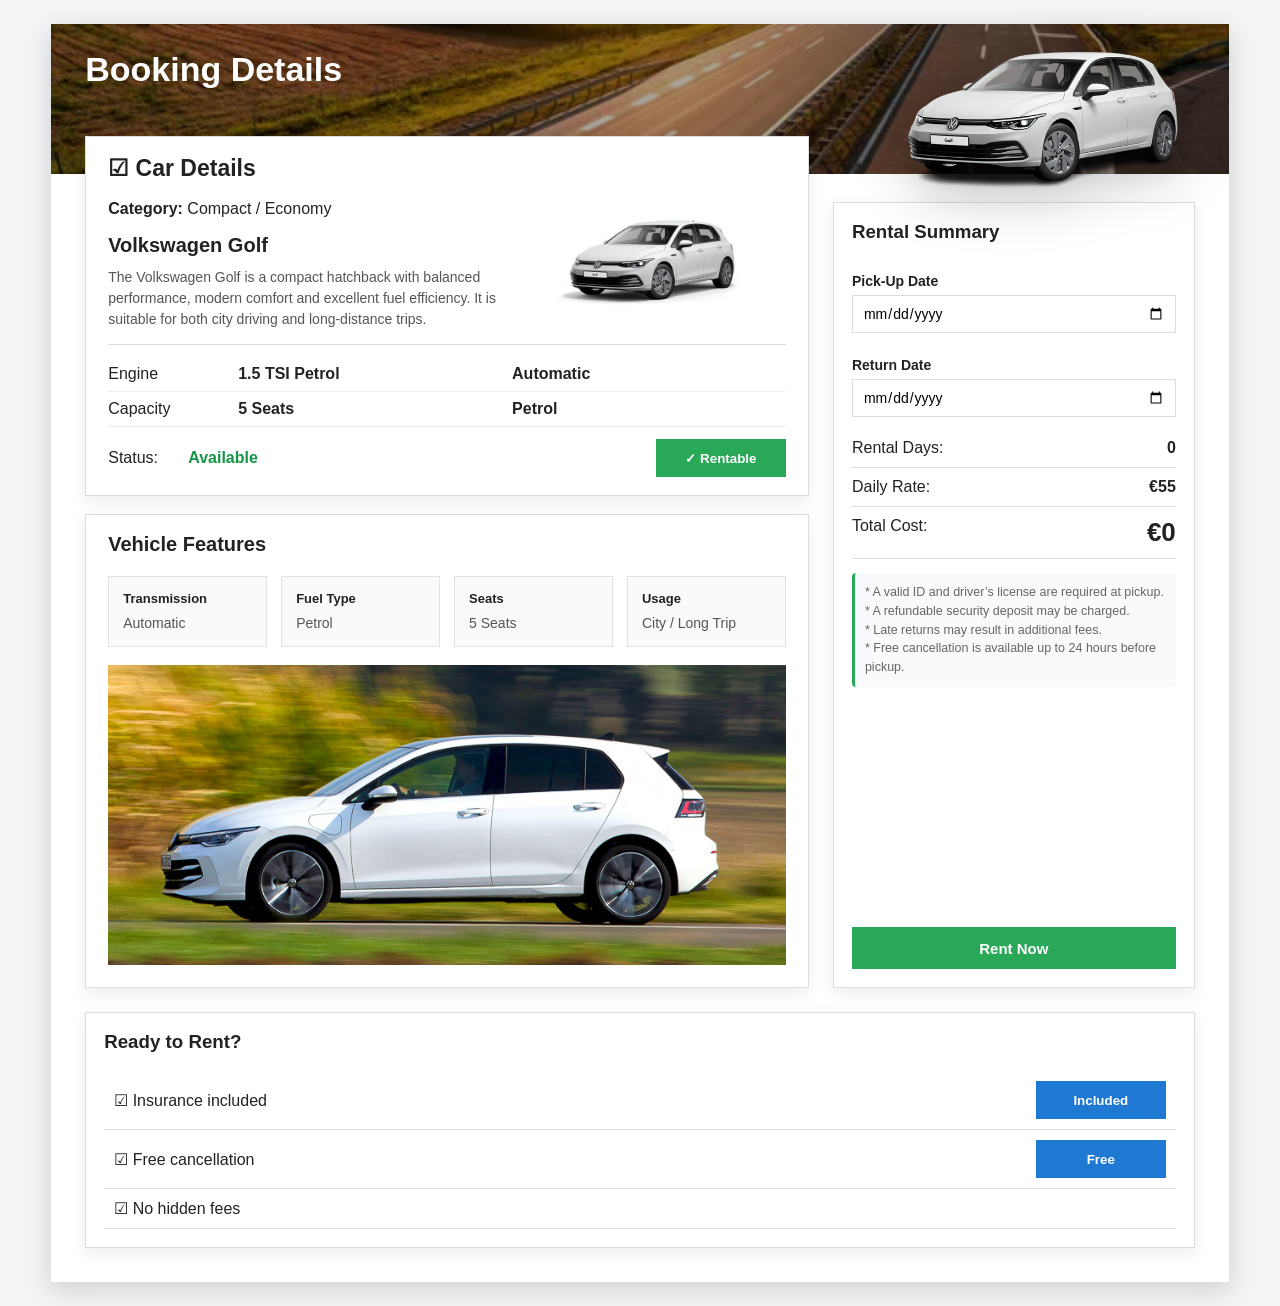
<file: src/main/webapp/booking.html>
<!DOCTYPE html>
<html lang="tr">
<head>
    <meta charset="UTF-8">
    <title>Booking Details</title>
    <link rel="stylesheet" href="booking.css">
</head>
<body>

<section class="booking-page">

    <div class="booking-hero">
        <h1>Booking Details</h1>
        <img id="heroCar" src="">
    </div>

    <div class="booking-layout">

    <div class="left-area">

        <div class="booking-card">
            <h2>☑ Car Details</h2>

            <div class="customer-line">
                <div>
                    <p><strong>Category:</strong> Compact / Economy</p>
                    <h3 id="carName">Volkswagen Golf</h3>
                    <p id="carDesc" class="car-desc">
                        Practical, comfortable and fuel-efficient hatchback for city and long-distance driving.
                    </p>
                </div>

                <img id="smallCar" src="">
            </div>

            <div class="date-row">
                <span>Engine</span>
                <strong id="engineInfo">1.5 TSI Petrol</strong>
                <strong id="gearInfo">Automatic</strong>
            </div>

            <div class="date-row">
                <span>Capacity</span>
                <strong id="seatInfo">5 Seats</strong>
                <strong id="fuelInfo">Petrol</strong>
            </div>

            <div class="status-row">
                <span>Status:</span>
                <strong id="availableInfo">Available</strong>
                <button>✓ Rentable</button>
            </div>
        </div>

        <div class="current-card">
            <h2>Vehicle Features</h2>

            <div class="feature-grid">
                <div>
                    <strong>Transmission</strong>
                    <span id="featureGear">Automatic</span>
                </div>

                <div>
                    <strong>Fuel Type</strong>
                    <span id="featureFuel">Petrol</span>
                </div>

                <div>
                    <strong>Seats</strong>
                    <span id="featureSeats">5 Seats</span>
                </div>

                <div>
                    <strong>Usage</strong>
                    <span>City / Long Trip</span>
                </div>
            </div>

            <img class="road-car" src="image/golf-3.jpg">
        </div>

    </div>

    <div class="right-area">

        <div class="summary-card">
            <h3>Rental Summary</h3>

            <div class="select-area">
                <label>Pick-Up Date</label>
                <input id="pickDate" type="date">
            </div>

            <div class="select-area">
                <label>Return Date</label>
                <input id="returnDate" type="date">
            </div>

            <div class="summary-line">
                <span>Rental Days:</span>
                <strong id="rentalDays">0</strong>
            </div>

            <div class="summary-line">
                <span>Daily Rate:</span>
                <strong id="dailyRate">€55</strong>
            </div>

            <div class="summary-line total">
                <span>Total Cost:</span>
                <strong id="totalCost">€0</strong>
            </div>
            <div class="info-text">
    * A valid ID and driver’s license are required at pickup.<br>
    * A refundable security deposit may be charged.<br>
    * Late returns may result in additional fees.<br>
    * Free cancellation is available up to 24 hours before pickup.
</div>
            <button class="rent-btn" id="rentNowBtn">Rent Now</button>
        </div>

    </div>

    <div class="payment-card full-width">
        <h3>Ready to Rent?</h3>

        <div class="payment-row">
            <span>☑ Insurance included</span>
            <button>Included</button>
        </div>

        <div class="payment-row">
            <span>☑ Free cancellation</span>
            <button>Free</button>
        </div>

       <div class="payment-row">
    <span>☑ No hidden fees</span>
</div>
    </div>

</div>

</section>

<script>
    const params = new URLSearchParams(window.location.search);
    const car = params.get("car") || "Volkswagen Golf";

    document.getElementById("carName").innerText = car;

    const carData = {
    "Volkswagen Golf": {
        hero: "image/wolkswagen-golf-removebg-preview.png",
        middle: "image/wolkswagen-golf.png",
        road: "image/golf-3.jpg",
        desc: "The Volkswagen Golf is a compact hatchback with balanced performance, modern comfort and excellent fuel efficiency. It is suitable for both city driving and long-distance trips.",
        engine: "1.5 TSI Petrol",
        gear: "Automatic",
        seats: "5 Seats",
        fuel: "Petrol",
        daily: 55,
        monthly: 1450
    },

    "Mercedes EQA": {
        hero: "image/eqa-3.png",
        middle: "image/car.png",
        road: "image/eqa-2.png",
        desc: "The Mercedes EQA is a premium electric SUV with quiet driving, modern technology and high comfort. It is ideal for customers who want an eco-friendly luxury rental experience.",
        engine: "Electric Motor",
        gear: "Automatic",
        seats: "5 Seats",
        fuel: "Electric",
        daily: 95,
        monthly: 2600
    },

    "BMW 3": {
        hero: "image/bmw-3-3.png",
        middle: "image/bmw-3-series.png",
        road: "image/bmw-2.png",
        desc: "The BMW 3 Series offers a sporty sedan experience with strong performance, premium interior quality and excellent road handling.",
        engine: "2.0 Petrol",
        gear: "Automatic",
        seats: "5 Seats",
        fuel: "Petrol",
        daily: 95,
        monthly: 2550
    },

    "Audi A4": {
        hero: "image/audi-a4-3.png",
        middle: "image/audi-a4-3.png",
        road: "image/audi-2.png",
        desc: "The Audi A4 is a premium sedan with a comfortable interior, elegant design and smooth driving performance. It is suitable for business and daily use.",
        engine: "2.0 TFSI",
        gear: "Automatic",
        seats: "5 Seats",
        fuel: "Petrol",
        daily: 110,
        monthly: 2900
    },

    "Toyota Corolla": {
        hero: "image/toyota-3.png",
        middle: "image/toyota-2.png",
        road: "image/toyota-4.png",
        desc: "The Toyota Corolla is a reliable and economical sedan with low fuel consumption, comfortable seating and strong daily usability.",
        engine: "1.6 Hybrid",
        gear: "Automatic",
        seats: "5 Seats",
        fuel: "Hybrid",
        daily: 70,
        monthly: 1850
    },

    "Renault Clio": {
        hero: "image/renault-3.png",
        middle: "image/renault-3.png",
        road: "image/reno-2.png",
        desc: "The Renault Clio is a compact city car with easy parking, low fuel consumption and practical interior space. It is a good choice for short urban rentals.",
        engine: "1.0 Petrol",
        gear: "Manual",
        seats: "5 Seats",
        fuel: "Petrol",
        daily: 60,
        monthly: 1600
    }
};

    const selectedCar = carData[car] || carData["Volkswagen Golf"];

    document.getElementById("heroCar").src = selectedCar.hero;
    document.getElementById("smallCar").src = selectedCar.middle;
    document.querySelector(".road-car").src = selectedCar.road;

    document.getElementById("carDesc").innerText = selectedCar.desc;
document.getElementById("engineInfo").innerText = selectedCar.engine;
document.getElementById("gearInfo").innerText = selectedCar.gear;
document.getElementById("seatInfo").innerText = selectedCar.seats;
document.getElementById("fuelInfo").innerText = selectedCar.fuel;

document.getElementById("dailyRate").innerText = "€" + selectedCar.daily;

document.getElementById("featureGear").innerText = selectedCar.gear;
document.getElementById("featureFuel").innerText = selectedCar.fuel;
document.getElementById("featureSeats").innerText = selectedCar.seats;

const pickDate = document.getElementById("pickDate");
const returnDate = document.getElementById("returnDate");
const rentalDays = document.getElementById("rentalDays");
const totalCost = document.getElementById("totalCost");

function calculateByDate() {
    if (!pickDate.value || !returnDate.value) {
        rentalDays.innerText = "0";
        totalCost.innerText = "€0";
        return;
    }

    const start = new Date(pickDate.value);
    const end = new Date(returnDate.value);

    const diffTime = end - start;
    const days = Math.ceil(diffTime / (1000 * 60 * 60 * 24));

    if (days <= 0) {
        rentalDays.innerText = "Invalid";
        totalCost.innerText = "€0";
        return;
    }

    rentalDays.innerText = days;
    totalCost.innerText = "€" + (days * selectedCar.daily);
}

pickDate.addEventListener("change", calculateByDate);
returnDate.addEventListener("change", calculateByDate);

document.getElementById("rentNowBtn").addEventListener("click", function () {
    if (!pickDate.value || !returnDate.value) {
        alert("Please select both pick-up and return dates.");
        return;
    }

    const start = new Date(pickDate.value);
    const end = new Date(returnDate.value);

    const diffTime = end - start;
    const days = Math.ceil(diffTime / (1000 * 60 * 60 * 24));

    if (days <= 0) {
        alert("Please select a valid rental period.");
        return;
    }

    window.location.href =
        "rental.html?car=" + encodeURIComponent(car) +
        "&pick=" + encodeURIComponent(pickDate.value) +
        "&return=" + encodeURIComponent(returnDate.value) +
        "&days=" + encodeURIComponent(days);
});
    // 🔧 her araba için pozisyon
const heroStyle = {
    "Volkswagen Golf": { top: "-20px", scale: "1.05", right: "35px" },
    "Mercedes EQA":   { top: "25px",  scale: "1.1",  right: "35px" },
    "BMW 3":          { top: "10px",  scale: "1.08", right: "30px" },
    "Audi A4":        { top: "40px",   scale: "1.15", right: "35px" },
    "Toyota Corolla": { top: "0px",   scale: "1.50", right: "35px" },
    "Renault Clio":   { top: "-10px",  scale: "1.06", right: "35px" }
};

// 🎯 hero araba
const hero = document.getElementById("heroCar");

// seçilen arabaya göre ayar
const style = heroStyle[car] || { top: "0px", scale: "1", right: "35px" };

// uygula
hero.style.position = "absolute";
hero.style.top = style.top;
hero.style.right = style.right;
hero.style.transform = "scale(" + style.scale + ")";
hero.style.filter = "drop-shadow(0 12px 25px rgba(0,0,0,0.25))";
</script>
</body>
</html>
</file>
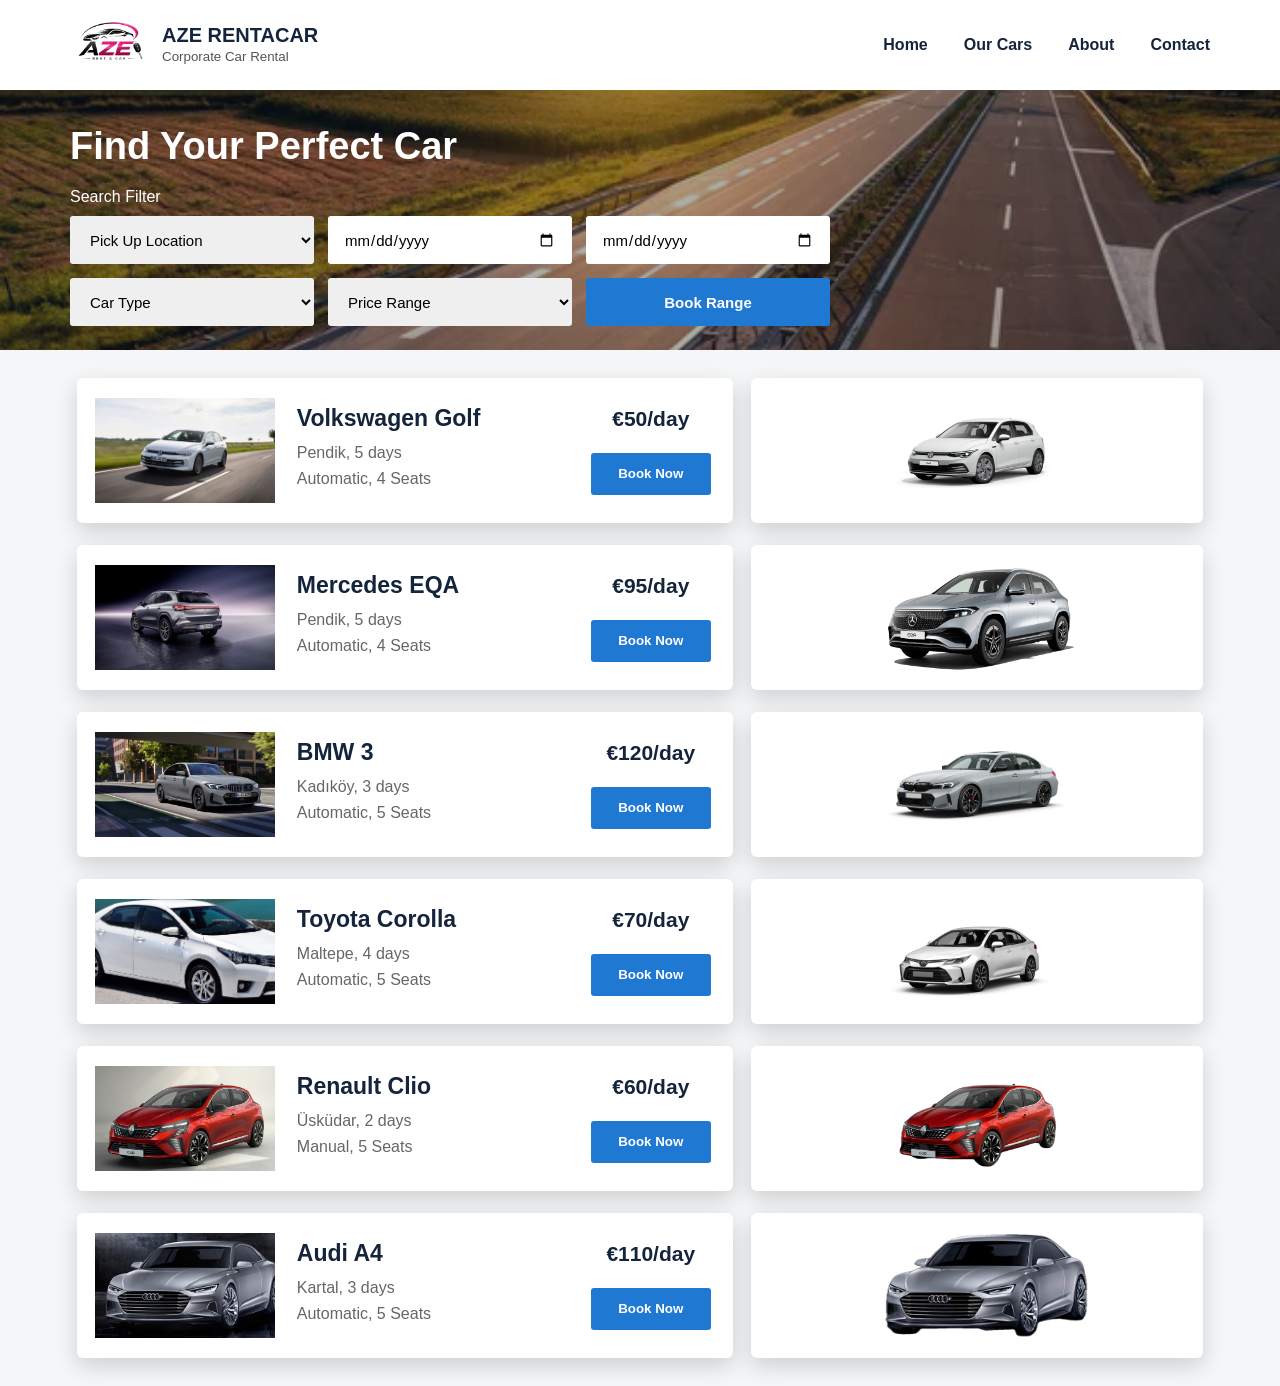
<file: src/main/webapp/cars.html>
<!DOCTYPE html>
<html lang="tr">
<head>
    <meta charset="UTF-8">
    <title>Araçlarımız - Aze Rentacar</title>
    <link rel="stylesheet" href="cars.css">
</head>
<body>

<header class="cars-header">
    <div class="logo">
        <img src="image/logo.png">
        <div>
            <strong>AZE RENTACAR</strong>
            <small>Corporate Car Rental</small>
        </div>
    </div>

    <nav>
         <a href="#loginPage">Home</a>
<a href="#popularCars">Our Cars</a>
<a href="#aboutSection">About</a>
<a href="#contactSection">Contact</a>
    </nav>
</header>

<section class="search-hero">
    <div class="overlay">
        <h1>Find Your Perfect Car</h1>
        <p>Search Filter</p>

        <div class="filter-box">
            <select>
                <option>Pick Up Location</option>
                <option>İstanbul</option>
                <option>Ankara</option>
                <option>İzmir</option>
            </select>

            <input type="date">

            <input type="date">

            <select>
                <option>Car Type</option>
                <option>Sedan</option>
                <option>SUV</option>
                <option>Hatchback</option>
            </select>

            <select>
                <option>Price Range</option>
                <option>€50 - €80</option>
                <option>€80 - €120</option>
                <option>€120+</option>
            </select>

            <button>Book Range</button>
        </div>
    </div>
</section>

<section class="car-list">

    <div class="car-row">
        <img class="small-img" src="image/golf2.jpg">

        <div class="car-info">
            <h2>Volkswagen Golf</h2>
            <p>Pendik, 5 days</p>
            <p>Automatic, 4 Seats</p>
        </div>

        <div class="price-area">
            <strong>€50/day</strong>
            <button onclick="bookCar('Volkswagen Golf')">Book Now</button>
        </div>

        <img class="big-img" src="image/wolkswagen-golf.png">
    </div>

    <div class="car-row">
        <img class="small-img" src="image/eqa-2.png">

        <div class="car-info">
            <h2>Mercedes EQA</h2>
            <p>Pendik, 5 days</p>
            <p>Automatic, 4 Seats</p>
        </div>

        <div class="price-area">
            <strong>€95/day</strong>
            <button onclick="bookCar('Mercedes EQA')">Book Now</button>
        </div>

        <img class="big-img" src="image/car.png">
    </div>

    <div class="car-row">
        <img class="small-img" src="image/bmw-2.png">

        <div class="car-info">
            <h2>BMW 3</h2>
            <p>Kadıköy, 3 days</p>
            <p>Automatic, 5 Seats</p>
        </div>

        <div class="price-area">
            <strong>€120/day</strong>
            <button onclick="bookCar('BMW 3')">Book Now</button>
        </div>

        <img class="big-img" src="image/bmw-3-series.png">
    </div>
    <div class="car-row">
    <img class="small-img" src="image/toyota-4.png">

    <div class="car-info">
        <h2>Toyota Corolla</h2>
        <p>Maltepe, 4 days</p>
        <p>Automatic, 5 Seats</p>
    </div>

    <div class="price-area">
        <strong>€70/day</strong>
        <button onclick="bookCar('Toyota Corolla')">Book Now</button>
    </div>

    <img class="big-img" src="image/toyota-2.png">
</div>

<div class="car-row">
    <img class="small-img" src="image/renault-clio.png">

    <div class="car-info">
        <h2>Renault Clio</h2>
        <p>Üsküdar, 2 days</p>
        <p>Manual, 5 Seats</p>
    </div>

    <div class="price-area">
        <strong>€60/day</strong>
        <button onclick="bookCar('Renault Clio')">Book Now</button>
    </div>

    <img class="big-img" src="image/renault-3.png">
</div>

<div class="car-row">
    <img class="small-img" src="image/audi-a4.png">

    <div class="car-info">
        <h2>Audi A4</h2>
        <p>Kartal, 3 days</p>
        <p>Automatic, 5 Seats</p>
    </div>

    <div class="price-area">
        <strong>€110/day</strong>
        <button onclick="bookCar('Audi A4')">Book Now</button>
    </div>

    <img class="big-img" src="image/audi-a4-3.png">
</div>

</section>

<script src="cars.js"></script>
</body>
</html>
</file>
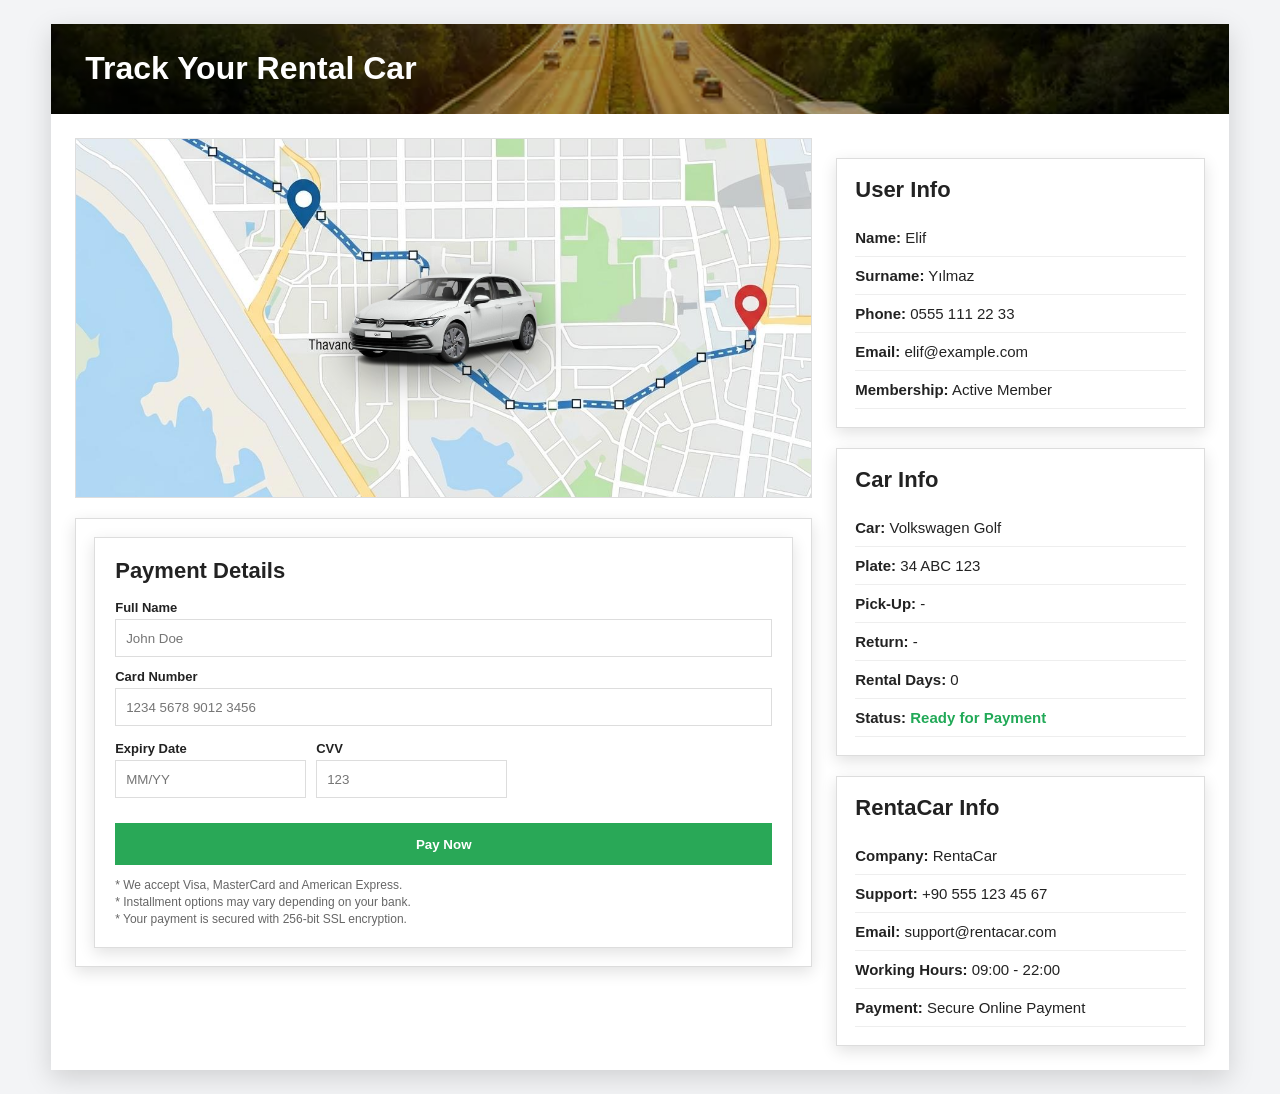
<file: src/main/webapp/rental.html>
<!DOCTYPE html>
<html lang="en">
<head>
    <meta charset="UTF-8">
    <title>Track Your Rental Car</title>
    <link rel="stylesheet" href="rental.css">
</head>
<body>

<section class="rental-page">

    <div class="rental-hero">
        <h1>Track Your Rental Car</h1>
    </div>

    <div class="rental-layout">

        <div class="left-area">

            <a class="map-box" href="https://www.google.com/maps" target="_blank">
                <img class="map-img" src="image/map.jpeg" alt="Map">
                <img id="mapCar" class="car-on-map" src="" alt="Selected Car">

            </a>

            <div class="customer-card">
                <div class="payment-card">
    <h2>Payment Details</h2>

    <div class="input-group">
        <label>Full Name</label>
        <input id="cardName" type="text" placeholder="John Doe">
    </div>

   <div class="input-group">
    <label>Card Number</label>
    <input id="cardNumber" type="text" placeholder="1234 5678 9012 3456">
    <small class="error" id="cardError"></small>
</div>

<div class="row">
    <div class="input-group">
        <label>Expiry Date</label>
        <input id="expiryDate" type="text" placeholder="MM/YY">
        <small class="error" id="dateError"></small>
    </div>

    <div class="input-group">
        <label>CVV</label>
        <input id="cvv" type="text" placeholder="123">
        <small class="error" id="cvvError"></small>
    </div>
</div>

    <button id="payBtn" class="pay-btn">Pay Now</button>

    <p class="payment-info">
        * We accept Visa, MasterCard and American Express.<br>
        * Installment options may vary depending on your bank.<br>
        * Your payment is secured with 256-bit SSL encryption.
    </p>
</div>
            </div>

        </div>

       <div class="right-area">

    <div class="info-card">
        <h2>User Info</h2>

        <p><strong>Name:</strong> <span id="userName">Elif</span></p>
        <p><strong>Surname:</strong> <span id="userSurname">Yılmaz</span></p>
        <p><strong>Phone:</strong> <span id="userPhone">0555 111 22 33</span></p>
        <p><strong>Email:</strong> elif@example.com</p>
        <p><strong>Membership:</strong> Active Member</p>
    </div>

    <div class="info-card">
        <h2>Car Info</h2>

        <p><strong>Car:</strong> <span id="carName">Volkswagen Golf</span></p>
        <p><strong>Plate:</strong> 34 ABC 123</p>
        <p><strong>Pick-Up:</strong> <span id="pickInfo">-</span></p>
        <p><strong>Return:</strong> <span id="returnInfo">-</span></p>
        <p><strong>Rental Days:</strong> <span id="daysInfo">0</span></p>
        <p><strong>Status:</strong> <span class="green">Ready for Payment</span></p>
    </div>

    <div class="info-card">
        <h2>RentaCar Info</h2>

        <p><strong>Company:</strong> RentaCar</p>
        <p><strong>Support:</strong> +90 555 123 45 67</p>
        <p><strong>Email:</strong> support@rentacar.com</p>
        <p><strong>Working Hours:</strong> 09:00 - 22:00</p>
        <p><strong>Payment:</strong> Secure Online Payment</p>
    </div>

</div>
    </div>


</section>

<script>
    const params = new URLSearchParams(window.location.search);

    const car = params.get("car") || "Volkswagen Golf";
    const pick = params.get("pick") || "-";
    const returnDate = params.get("return") || "-";
    const days = params.get("days") || "0";

    const carImages = {
        "Volkswagen Golf": "image/wolkswagen-golf-removebg-preview.png",
        "Mercedes EQA": "image/eqa-3.png",
        "BMW 3": "image/bmw-3-3.png",
        "Audi A4": "image/audi-a4-3.png",
        "Toyota Corolla": "image/toyota-3.png",
        "Renault Clio": "image/renault-3.png"
    };

    document.getElementById("carName").innerText = car;
    document.getElementById("pickInfo").innerText = pick;
    document.getElementById("returnInfo").innerText = returnDate;
    document.getElementById("daysInfo").innerText = days;
    document.getElementById("mapCar").src = carImages[car] || carImages["Volkswagen Golf"];
    localStorage.setItem("userName", "Elif");
    localStorage.setItem("userSurname", "Yılmaz");
    localStorage.setItem("userPhone", "0555 111 22 33");

    document.getElementById("userName").innerText =
    localStorage.getItem("userName") || "-";

document.getElementById("userSurname").innerText =
    localStorage.getItem("userSurname") || "-";

document.getElementById("userPhone").innerText =
    localStorage.getItem("userPhone") || "-";

const cardInput = document.getElementById("cardNumber");
const expiryInput = document.getElementById("expiryDate");
const cvvInput = document.getElementById("cvv");

const cardError = document.getElementById("cardError");
const dateError = document.getElementById("dateError");
const cvvError = document.getElementById("cvvError");

// 🔹 CARD NUMBER
cardInput.addEventListener("input", function () {
    let value = cardInput.value.replace(/\D/g, ""); // sadece sayı

    // otomatik boşluk ekle
    value = value.replace(/(.{4})/g, "$1 ").trim();
    cardInput.value = value;

    const numbersOnly = value.replace(/\s/g, "");

    if (numbersOnly.length < 16) {
        cardError.innerText = "Card number must be 16 digits";
        cardInput.classList.add("error-input");
    } else {
        cardError.innerText = "";
        cardInput.classList.remove("error-input");
    }
});

// 🔹 EXPIRY DATE
expiryInput.addEventListener("input", function () {
    let value = expiryInput.value.replace(/\D/g, "");

    if (value.length >= 3) {
        value = value.slice(0,2) + "/" + value.slice(2,4);
    }

    expiryInput.value = value;

    if (!/^(0[1-9]|1[0-2])\/[0-9]{2}$/.test(value)) {
        dateError.innerText = "Format must be MM/YY";
        expiryInput.classList.add("error-input");
    } else {
        dateError.innerText = "";
        expiryInput.classList.remove("error-input");
    }
});

// 🔹 CVV
cvvInput.addEventListener("input", function () {
    let value = cvvInput.value.replace(/\D/g, "");
    cvvInput.value = value;

    if (value.length !== 3) {
        cvvError.innerText = "CVV must be 3 digits";
        cvvInput.classList.add("error-input");
    } else {
        cvvError.innerText = "";
        cvvInput.classList.remove("error-input");
    }
});

document.getElementById("payBtn").addEventListener("click", function () {
    const cardName = document.getElementById("cardName").value.trim();
    const cardNumber = cardInput.value.replace(/\s/g, "");
    const expiry = expiryInput.value.trim();
    const cvv = cvvInput.value.trim();

    if (cardName === "") {
        alert("Please enter the card holder name.");
        return;
    }

    if (cardNumber.length !== 16) {
        alert("Card number must be 16 digits.");
        return;
    }

    if (!/^(0[1-9]|1[0-2])\/[0-9]{2}$/.test(expiry)) {
        alert("Expiry date must be in MM/YY format.");
        return;
    }

    if (cvv.length !== 3) {
        alert("CVV must be 3 digits.");
        return;
    }

   window.location.href =
    "success.html?car=" + encodeURIComponent(car) +
    "&pick=" + encodeURIComponent(pick) +
    "&return=" + encodeURIComponent(returnDate) +
    "&days=" + encodeURIComponent(days);
});


</script>

</body>
</html>
</file>
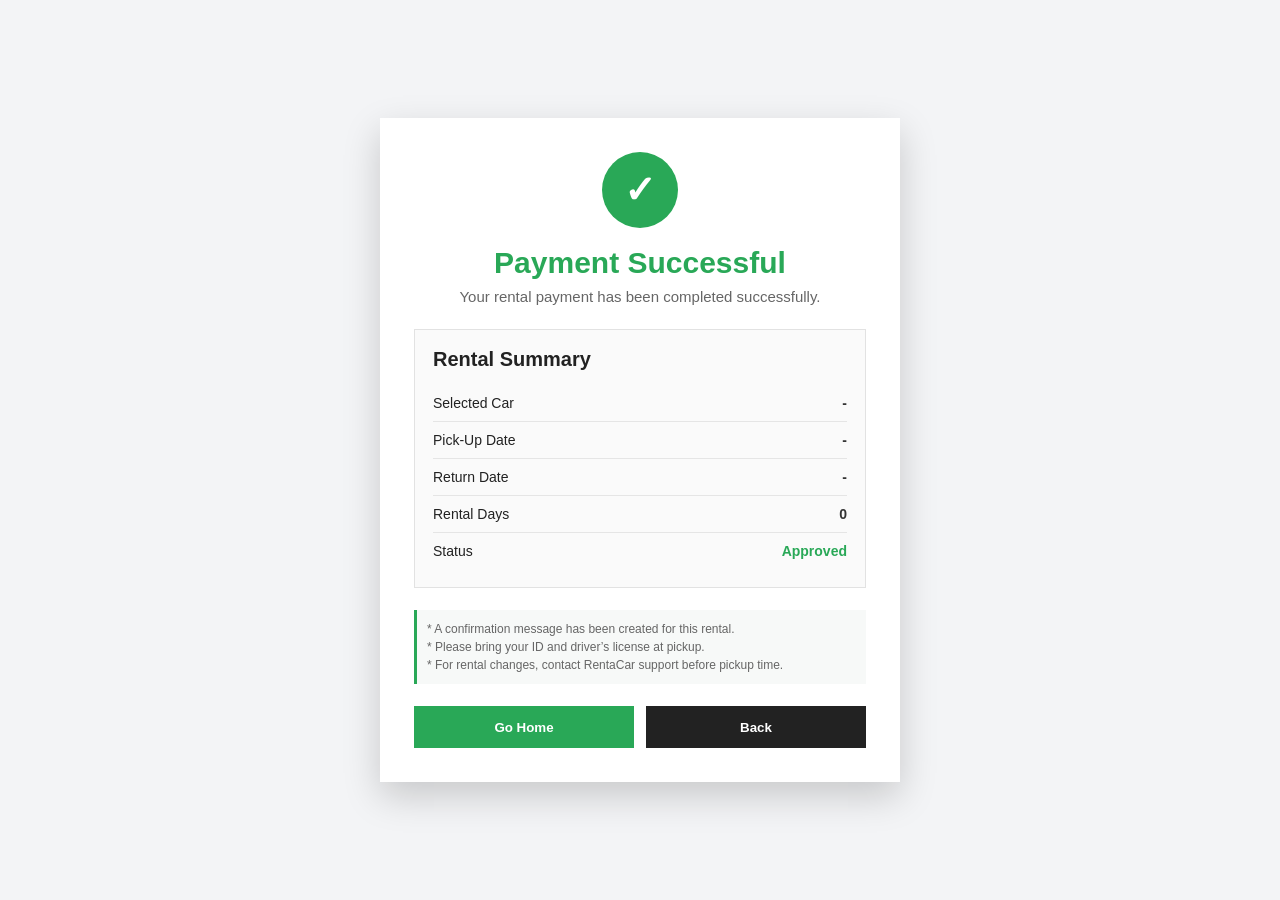
<file: src/main/webapp/success.html>
<!DOCTYPE html>
<html lang="en">
<head>
    <meta charset="UTF-8">
    <title>Payment Success</title>

    <style>
        * {
            margin: 0;
            padding: 0;
            box-sizing: border-box;
            font-family: Arial, Helvetica, sans-serif;
        }

        body {
            min-height: 100vh;
            background: #f3f4f6;
            display: flex;
            align-items: center;
            justify-content: center;
            color: #222;
        }

        .success-page {
            width: 520px;
            background: white;
            box-shadow: 0 14px 35px rgba(0,0,0,0.18);
            padding: 34px;
            text-align: center;
        }

        .check-circle {
            width: 76px;
            height: 76px;
            margin: 0 auto 18px;
            border-radius: 50%;
            background: #29a857;
            color: white;
            display: grid;
            place-items: center;
            font-size: 38px;
            font-weight: bold;
        }

        h1 {
            color: #29a857;
            font-size: 30px;
            margin-bottom: 8px;
        }

        .subtitle {
            color: #666;
            margin-bottom: 24px;
            font-size: 15px;
        }

        .summary-box {
            text-align: left;
            border: 1px solid #e2e2e2;
            background: #fafafa;
            padding: 18px;
            margin-bottom: 22px;
        }

        .summary-box h2 {
            font-size: 20px;
            margin-bottom: 14px;
        }

        .summary-line {
            display: flex;
            justify-content: space-between;
            border-bottom: 1px solid #e5e5e5;
            padding: 10px 0;
            font-size: 14px;
        }

        .summary-line:last-child {
            border-bottom: none;
        }

        .summary-line strong {
            color: #333;
        }

        .info-text {
            font-size: 12px;
            color: #666;
            line-height: 1.5;
            background: #f7f9f8;
            border-left: 3px solid #29a857;
            padding: 10px;
            text-align: left;
            margin-bottom: 22px;
        }

        .button-row {
            display: flex;
            gap: 12px;
        }

        button {
            flex: 1;
            height: 42px;
            border: none;
            font-weight: bold;
            cursor: pointer;
        }

        .home-btn {
            background: #29a857;
            color: white;
        }

        .track-btn {
            background: #222;
            color: white;
        }
    </style>
</head>
<body>

<div class="success-page">

    <div class="check-circle">✓</div>

    <h1>Payment Successful</h1>
    <p class="subtitle">Your rental payment has been completed successfully.</p>

    <div class="summary-box">
        <h2>Rental Summary</h2>

        <div class="summary-line">
            <span>Selected Car</span>
            <strong id="carInfo">-</strong>
        </div>

        <div class="summary-line">
            <span>Pick-Up Date</span>
            <strong id="pickInfo">-</strong>
        </div>

        <div class="summary-line">
            <span>Return Date</span>
            <strong id="returnInfo">-</strong>
        </div>

        <div class="summary-line">
            <span>Rental Days</span>
            <strong id="daysInfo">0</strong>
        </div>

        <div class="summary-line">
            <span>Status</span>
            <strong style="color:#29a857;">Approved</strong>
        </div>
    </div>

    <p class="info-text">
        * A confirmation message has been created for this rental.<br>
        * Please bring your ID and driver’s license at pickup.<br>
        * For rental changes, contact RentaCar support before pickup time.
    </p>

    <div class="button-row">
        <button class="home-btn" onclick="window.location.href='user.html'">Go Home</button>
        <button class="track-btn" onclick="history.back()">Back</button>
    </div>

</div>

<script>
    const params = new URLSearchParams(window.location.search);

    document.getElementById("carInfo").innerText = params.get("car") || "-";
    document.getElementById("pickInfo").innerText = params.get("pick") || "-";
    document.getElementById("returnInfo").innerText = params.get("return") || "-";
    document.getElementById("daysInfo").innerText = params.get("days") || "0";
</script>

</body>
</html>
</file>
<file: src/main/webapp/booking.css>
* {
    margin: 0;
    padding: 0;
    box-sizing: border-box;
    font-family: Arial, Helvetica, sans-serif;
}

body {
    background: #f3f4f6;
    color: #222;
}

.booking-page {
    width: 92%;
    margin: 24px auto;
    background: white;
    box-shadow: 0 8px 25px rgba(0,0,0,0.15);
}

.booking-hero {
    height: 150px;
    background: linear-gradient(rgba(0,0,0,0.35), rgba(0,0,0,0.35)), url("image/yol.jpg") center/cover no-repeat;
    position: relative;
    padding: 26px 34px;
    overflow: visible;
}

.booking-hero h1 {
    color: white;
    font-size: 34px;
}

.booking-hero img {
    position: absolute;
    right: 30px;
    top: -20px;

    width: 300px;
    height: auto;

    object-fit: contain;
    transform: scale(1.15);
}

.booking-layout {
    display: grid;
    grid-template-columns: 2fr 1fr; /* sağ dar, sol geniş */
    gap: 24px;
    padding: 0 34px 34px;
}

.left-area,
.right-area {
    display: flex;
    flex-direction: column;
    gap: 18px;
}

.booking-card,
.current-card,
.summary-card,
.payment-card {
    background: white;
    border: 1px solid #ddd;
    box-shadow: 0 5px 15px rgba(0,0,0,0.08);
}

.booking-card {
    margin-top: -38px;
    padding: 18px 22px;
    z-index: 2;
}

.booking-card h2 {
    font-size: 23px;
    margin-bottom: 18px;
}

.customer-line {
    display: flex;
    justify-content: space-between;
    border-bottom: 1px solid #ddd;
    padding-bottom: 14px;
    margin-bottom: 12px;
}

.customer-line h3 {
    margin-top: 16px;
    font-size: 20px;
}
.customer-line img {
    width: 280px;      /* büyüttük */
    height: 120px;
    object-fit: contain;
    transform: scale(1.2); /* biraz zoom */
}

.date-row {
    display: grid;
    grid-template-columns: 130px 1fr 1fr;
    padding: 8px 0;
    border-bottom: 1px solid #eee;
}

.status-row {
    display: grid;
    grid-template-columns: 80px 1fr 130px;
    align-items: center;
    padding-top: 12px;
}

.status-row strong {
    color: #159447;
}

.status-row button {
    height: 38px;
    border: none;
    background: #29a857;
    color: white;
    font-weight: bold;
}

.current-card {
    padding: 18px 22px;
    min-height: 420px;   /* 👉 büyüttük */
}

.current-card h2 {
    font-size: 20px;
    margin-bottom: 20px;
}

.steps {
    display: grid;
    grid-template-columns: 42px auto 1fr 42px auto 1fr 42px auto;
    align-items: center;
    gap: 8px;
    margin-bottom: 18px;
}

.step {
    width: 38px;
    height: 38px;
    border-radius: 50%;
    display: grid;
    place-items: center;
    color: white;
    font-weight: bold;
}

.active {
    background: #54c878;
}

.orange {
    background: #f5a623;
}

.gray {
    background: #9b9b9b;
}

.line {
    border-top: 2px dashed #aaa;
}

.road-car {
    width: 100%;
    height: 300px;
    object-fit: cover;
}

.right-area {
    padding-top: 28px;
    display: grid;
    grid-template-columns: 1fr;
    gap: 18px;
}

.summary-card,
.payment-card {
    padding: 18px;
}

.summary-card h3,
.payment-card h3 {
    margin-bottom: 18px;
}

.summary-line {
    display: flex;
    justify-content: space-between;
    border-bottom: 1px solid #ddd;
    padding: 10px 0;
}

.summary-line.total strong {
    font-size: 26px;
}

.payment-row {
    display: grid;
    grid-template-columns: 1fr 130px;
    align-items: center;
    border-bottom: 1px solid #ddd;
    padding: 10px;
}

.payment-row button {
    height: 38px;
    background: #1f78d1;
    color: white;
    border: none;
    font-weight: bold;
}
.car-desc {
    margin-top: 10px;
    max-width: 430px;
    line-height: 1.5;
    color: #555;
    font-size: 14px;
}

.select-area {
    display: flex;
    flex-direction: column;
    gap: 6px;
    margin: 12px 0;
}

.select-area label {
    font-weight: bold;
    font-size: 14px;
}

.select-area select,
.select-area input {
    height: 38px;
    border: 1px solid #ddd;
    padding: 0 10px;
    font-size: 14px;
    outline: none;
}
.feature-grid {
    display: grid;
    grid-template-columns: repeat(4, 1fr);
    gap: 14px;
    margin-bottom: 18px;
}

.feature-grid div {
    border: 1px solid #e2e2e2;
    padding: 14px;
    background: #fafafa;
}

.feature-grid strong {
    display: block;
    font-size: 13px;
    margin-bottom: 8px;
}

.feature-grid span {
    color: #555;
    font-size: 14px;
}

.rent-action button {
    background: #29a857;
}
.full-width {
    grid-column: 1 / 3;
}
.rent-btn {
    width: ½100;
    height: 42px;
    margin-top: auto;
    margin-left: 0;   /* 👉 sağa yaslar */
    display: block;
    background: #29a857;
    color: white;
    border: none;
    font-weight: bold;
    font-size: 15px;
    cursor: pointer;
}

.rent-btn:hover {
    background: #218c47;
}
.summary-card {
    display: flex;
    flex-direction: column;
    justify-content: space-between; /* 🔥 en kritik */
    height: 100%;
}
.info-text {
    margin-top: 14px;
    font-size: 12.5px;
    color: #666;
    line-height: 1.5;

    background: #f9fafb;
    padding: 10px;
    border-left: 3px solid #29a857;
    border-radius: 4px;
}
</file>
<file: src/main/webapp/cars.css>
* {
    margin: 0;
    padding: 0;
    box-sizing: border-box;
    font-family: Arial, Helvetica, sans-serif;
}

body {
    background: #f4f6f8;
    color: #14243b;
}

.cars-header {
    height: 90px;
    background: white;
    display: flex;
    align-items: center;
    justify-content: space-between;
    padding: 0 70px;
    box-shadow: 0 4px 18px rgba(0,0,0,0.08);
}

.logo {
    display: flex;
    align-items: center;
    gap: 12px;
}

.logo img {
    width: 80px;
}

.logo strong {
    display: block;
    font-size: 20px;
}

.logo small {
    color: #555;
}

nav {
    display: flex;
    gap: 36px;
}

nav a {
    text-decoration: none;
    font-weight: 700;
    color: #14243b;
}

.search-hero {
    width: 100%;
    height: 260px;
    background: url("image/yol.jpg") center/cover no-repeat;
    position: relative;
}

.overlay {
    width: 100%;
    height: 100%;
    padding: 35px 70px;
    background: rgba(15, 30, 50, 0.35);
}

.overlay h1 {
    color: white;
    font-size: 38px;
    margin-bottom: 20px;
}

.overlay p {
    color: white;
    margin-bottom: 10px;
}

.filter-box {
    width: 760px;
    display: grid;
    grid-template-columns: repeat(3, 1fr);
    gap: 14px;
}

.filter-box select,
.filter-box input,
.filter-box button {
    height: 48px;
    border: none;
    border-radius: 3px;
    padding: 0 16px;
    font-size: 15px;
}

.filter-box button {
    background: #1f78d1;
    color: white;
    font-weight: bold;
    cursor: pointer;
}

.car-list {
    width: 88%;
    margin: 28px auto;
    display: flex;
    flex-direction: column;
    gap: 22px;
}

.car-row {
    min-height: 145px;
    background: transparent;
    display: grid;
    grid-template-columns: 1.45fr 1fr;
    gap: 18px;
    align-items: center;
}

.small-img {
    width: 180px;
    height: 105px;
    object-fit: cover;
}

.car-info h2 {
    font-size: 23px;
    margin-bottom: 12px;
}

.car-info p {
    color: #666;
    margin-bottom: 8px;
}

.price-area {
    display: flex;
    flex-direction: column;
    gap: 22px;
    align-items: center;
}

.price-area strong {
    font-size: 21px;
}

.price-area button {
    width: 120px;
    height: 42px;
    background: #1f78d1;
    color: white;
    border: none;
    border-radius: 3px;
    font-weight: bold;
    cursor: pointer;
}

.big-img {
    width: 270px;
    height: 120px;
    object-fit: contain;
}
.car-row .small-img,
.car-row .car-info,
.car-row .price-area {
    background: white;
}

.car-row {
    position: relative;
}

.car-row::before {
    content: "";
    height: 100%;
    background: white;
    border-radius: 6px;
    box-shadow: 0 8px 22px rgba(0,0,0,0.16);
    grid-column: 1;
    grid-row: 1;
    z-index: 0;
}

.car-row::after {
    content: "";
    height: 100%;
    background: white;
    border-radius: 6px;
    box-shadow: 0 8px 22px rgba(0,0,0,0.16);
    grid-column: 2;
    grid-row: 1;
    z-index: 0;
}

.small-img {
    grid-column: 1;
    grid-row: 1;
    z-index: 1;
    margin-left: 18px;
}

.car-info {
    grid-column: 1;
    grid-row: 1;
    z-index: 1;
    margin-left: 220px;
}

.price-area {
    grid-column: 1;
    grid-row: 1;
    z-index: 1;
    justify-self: end;
    margin-right: 22px;
}
.big-img {
    grid-column: 2;
    grid-row: 1;
    z-index: 1;
    justify-self: center;
    align-self: center;

    width: 300px;
    height: 120px;
    object-fit: contain;
    transform: none;
}
</file>
<file: src/main/webapp/rental.css>
* {
    margin: 0;
    padding: 0;
    box-sizing: border-box;
    font-family: Arial, Helvetica, sans-serif;
}

body {
    background: #f3f4f6;
    color: #222;
}

.rental-page {
    width: 92%;
    margin: 24px auto;
    background: white;
    box-shadow: 0 8px 25px rgba(0,0,0,0.15);
}

.rental-hero {
    height: 90px;
    background: linear-gradient(rgba(0,0,0,0.35), rgba(0,0,0,0.35)), url("image/yol3.jpg") center/cover no-repeat;
    padding: 26px 34px;
}

.rental-hero h1 {
    color: white;
    font-size: 32px;
}

.rental-layout {
    display: grid;
    grid-template-columns: 2fr 1fr;
    gap: 24px;
    padding: 24px;
}

.map-box {
    height: 360px;
    display: block;
    position: relative;
    overflow: hidden;
    border: 1px solid #ddd;
    background: white;
    text-decoration: none;
}

.map-img {
    width: 100%;
    height: 100%;
    object-fit: cover;
}

.car-on-map {
    position: absolute;
    width: 220px;
    left: 50%;
    top: 50%;
    transform: translate(-50%, -50%);
    filter: drop-shadow(0 12px 18px rgba(0,0,0,0.35));
}

.map-pin {
    position: absolute;
    font-size: 34px;
}

.map-pin.pickup {
    left: 20%;
    top: 34%;
}

.map-pin.return {
    right: 18%;
    bottom: 26%;
}

.customer-card,
.info-card {
    background: white;
    border: 1px solid #ddd;
    box-shadow: 0 5px 15px rgba(0,0,0,0.12);
    padding: 18px;
    margin-top: 20px;
}

.customer-card h2,
.info-card h2 {
    font-size: 22px;
    margin-bottom: 16px;
}

.customer-card img {
    width: 100%;
    height: 230px;
    object-fit: cover;
}

.info-card p {
    padding: 10px 0;
    border-bottom: 1px solid #eee;
    font-size: 15px;
}

.green {
    color: #21a957;
    font-weight: bold;
}
.payment-card {
    background: white;
    border: 1px solid #ddd;
    padding: 20px;
    box-shadow: 0 5px 15px rgba(0,0,0,0.12);
}

.input-group {
    display: flex;
    flex-direction: column;
    margin-bottom: 12px;
}

.input-group label {
    font-size: 13px;
    margin-bottom: 4px;
    font-weight: bold;
}

.input-group input {
    height: 38px;
    border: 1px solid #ddd;
    padding: 0 10px;
}

.row {
    display: flex;
    gap: 10px;
}

.pay-btn {
    width: 100%;
    height: 42px;
    background: #29a857;
    color: white;
    border: none;
    font-weight: bold;
    margin-top: 10px;
    cursor: pointer;
}

.pay-btn:hover {
    background: #218c47;
}

.payment-info {
    margin-top: 12px;
    font-size: 12px;
    color: #666;
    line-height: 1.4;
}
.error {
    color: red;
    font-size: 12px;
    margin-top: 3px;
    display: block;
}

input.error-input {
    border: 1px solid red;
}
.success-modal {
    display: none;
    position: fixed;
    inset: 0;
    background: rgba(0,0,0,0.45);
    z-index: 9999;
    align-items: center;
    justify-content: center;
}

.success-box {
    width: 380px;
    background: white;
    padding: 28px;
    text-align: center;
    box-shadow: 0 12px 30px rgba(0,0,0,0.25);
    border-radius: 6px;
}

.success-box h2 {
    color: #29a857;
    margin-bottom: 12px;
}

.success-box p {
    color: #555;
    margin-bottom: 20px;
}

.success-box button {
    width: 100%;
    height: 40px;
    background: #29a857;
    color: white;
    border: none;
    font-weight: bold;
    cursor: pointer;
}
</file>
